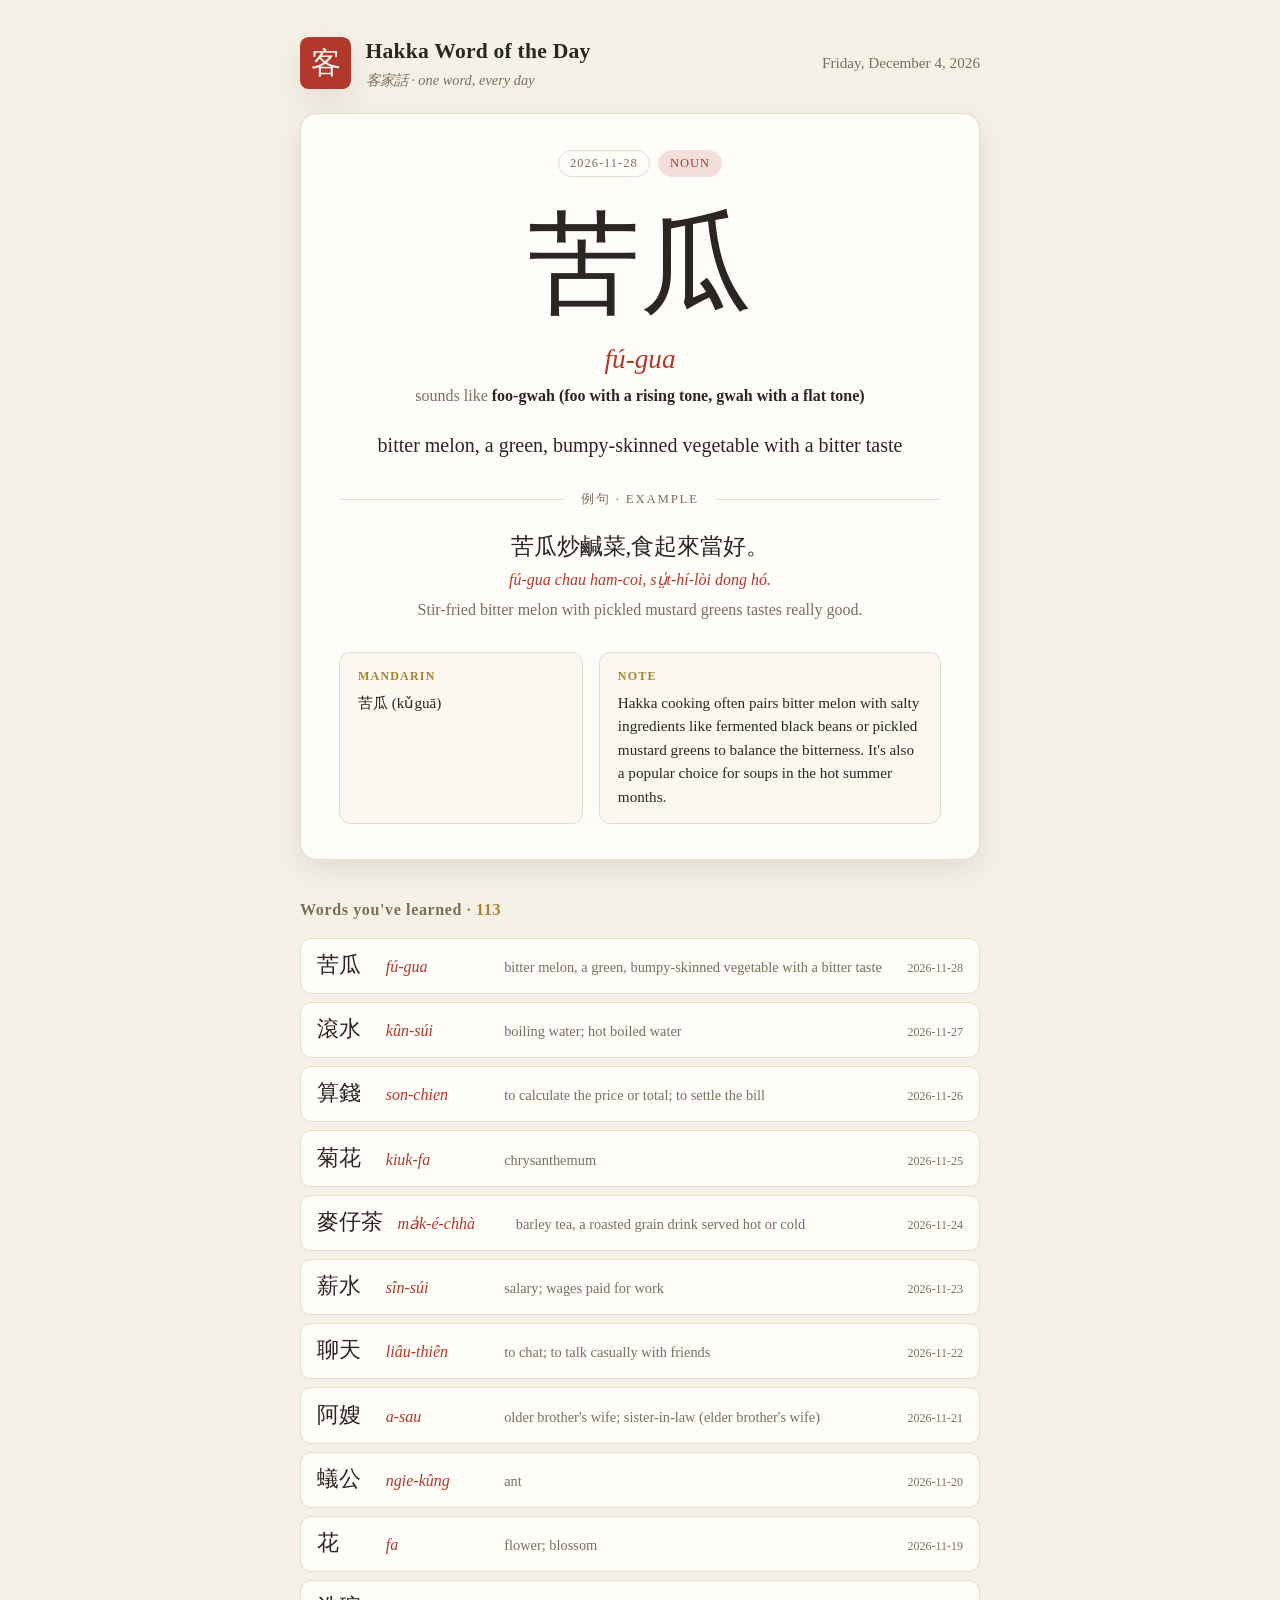
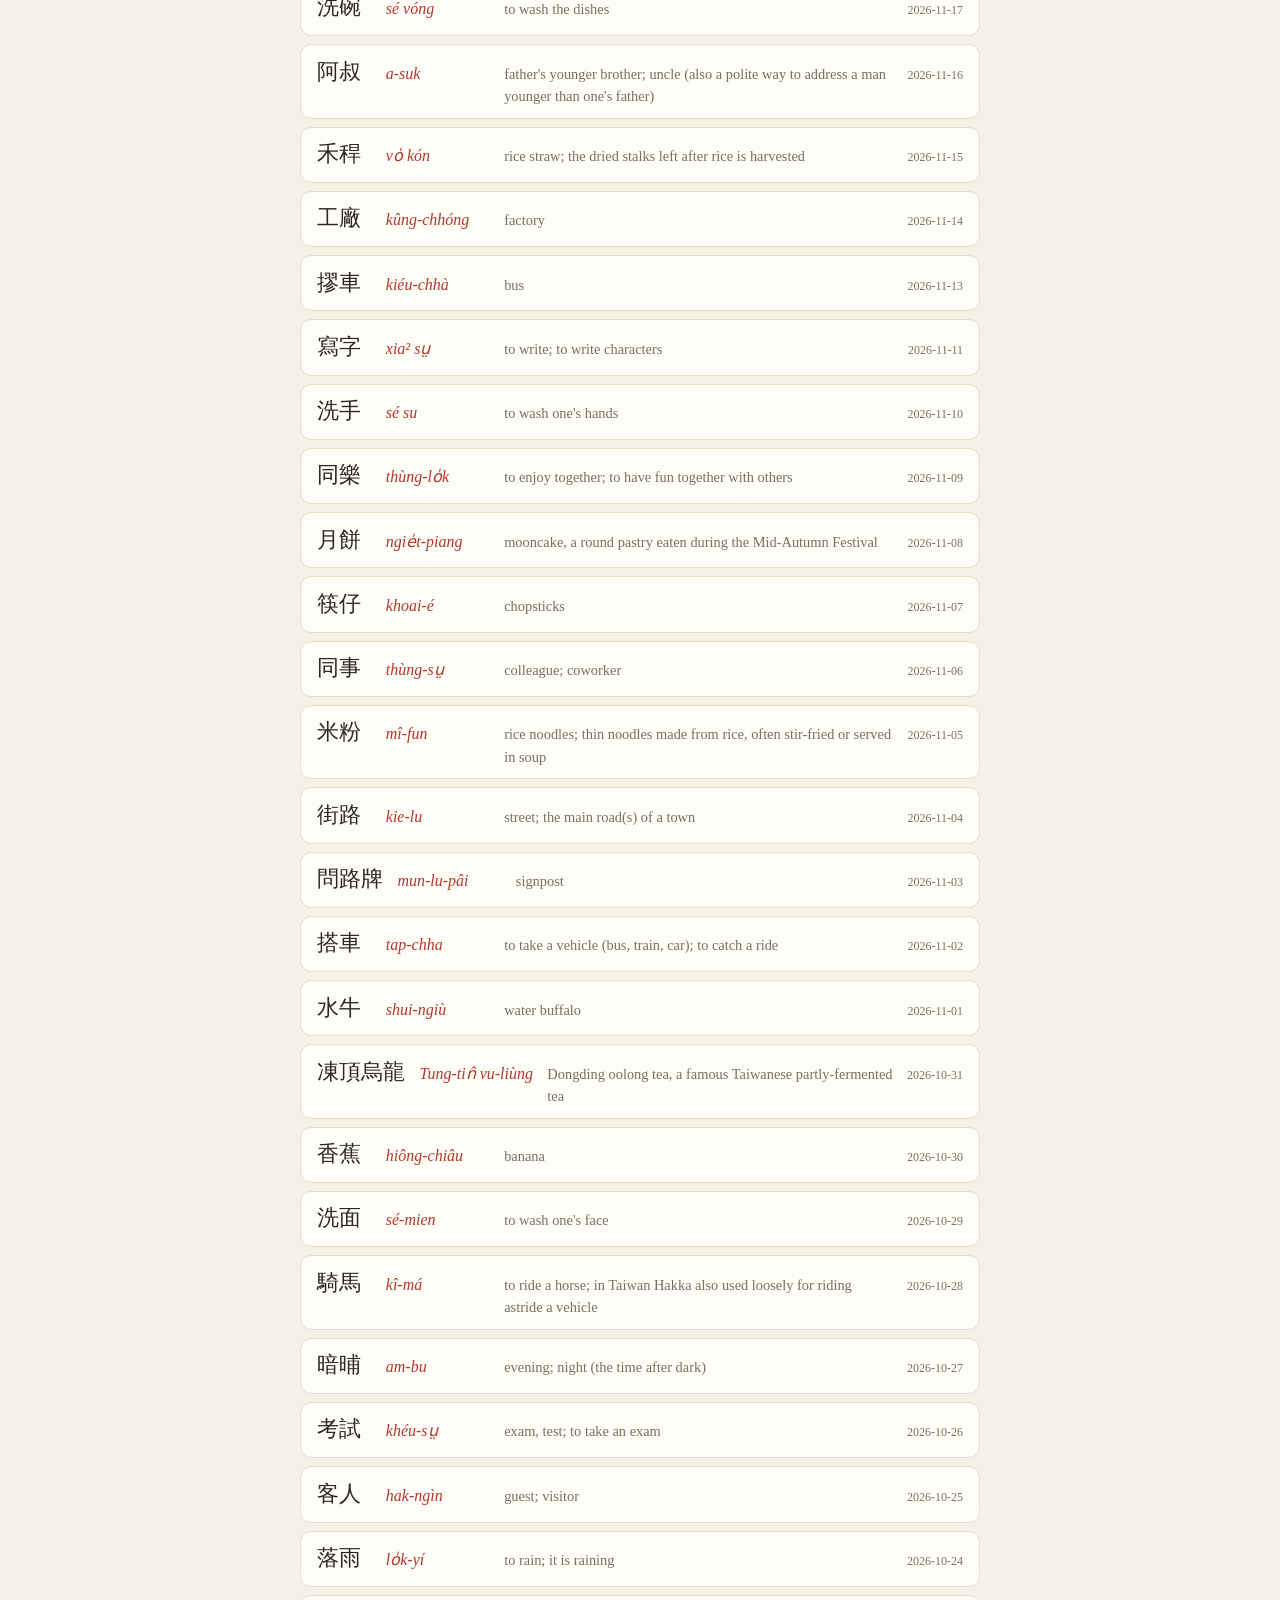
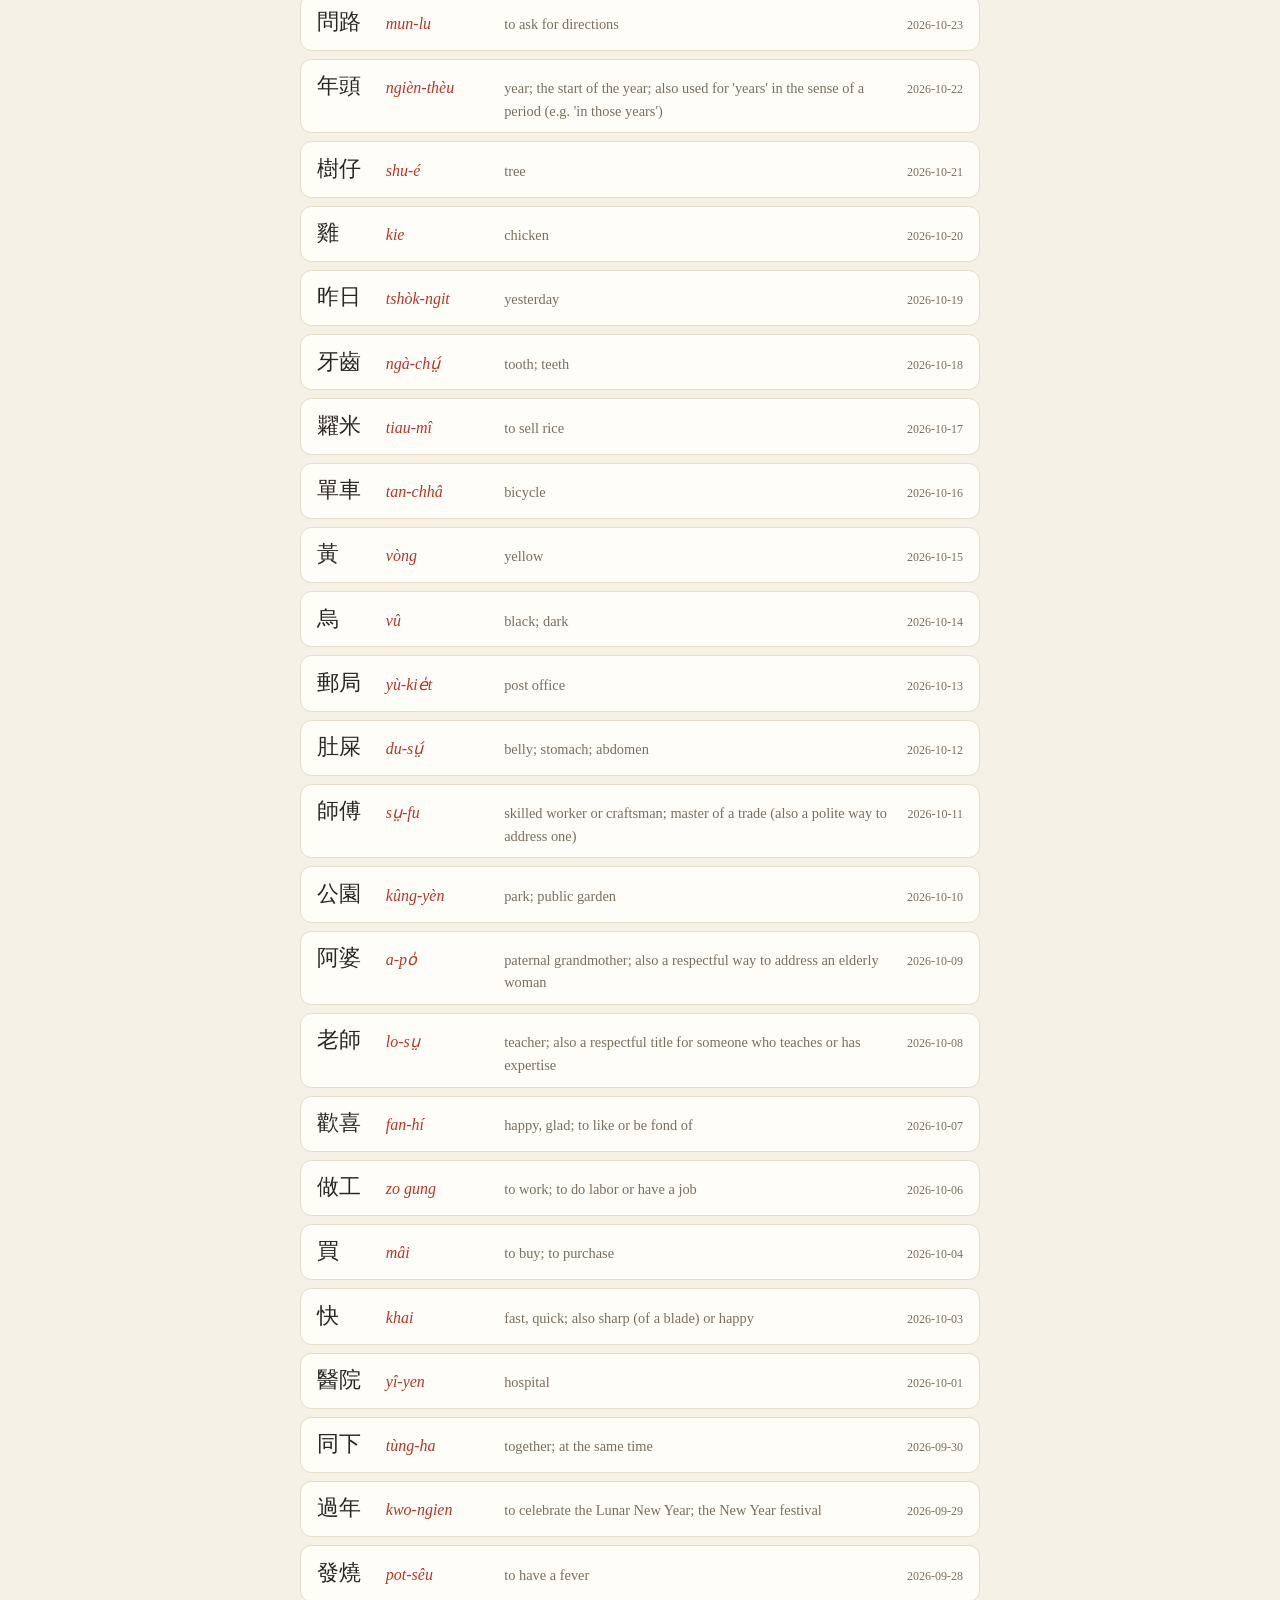
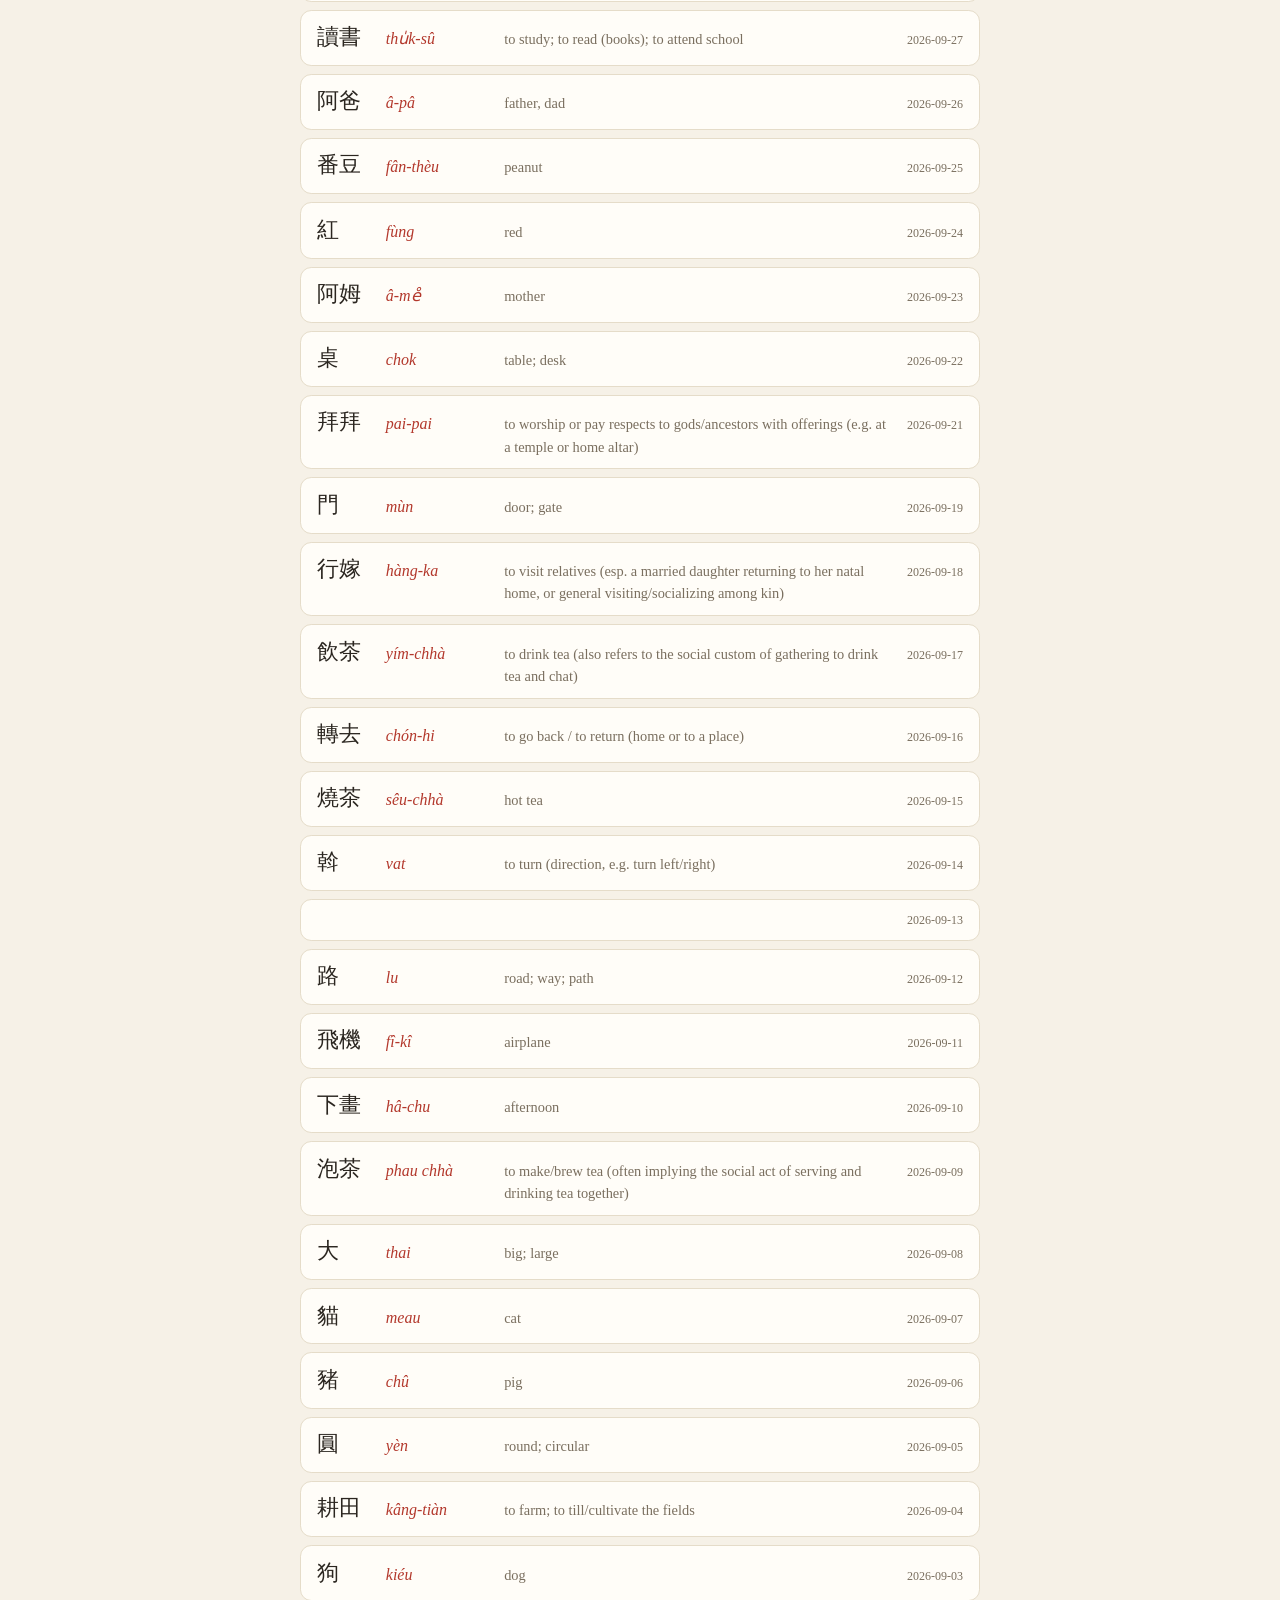
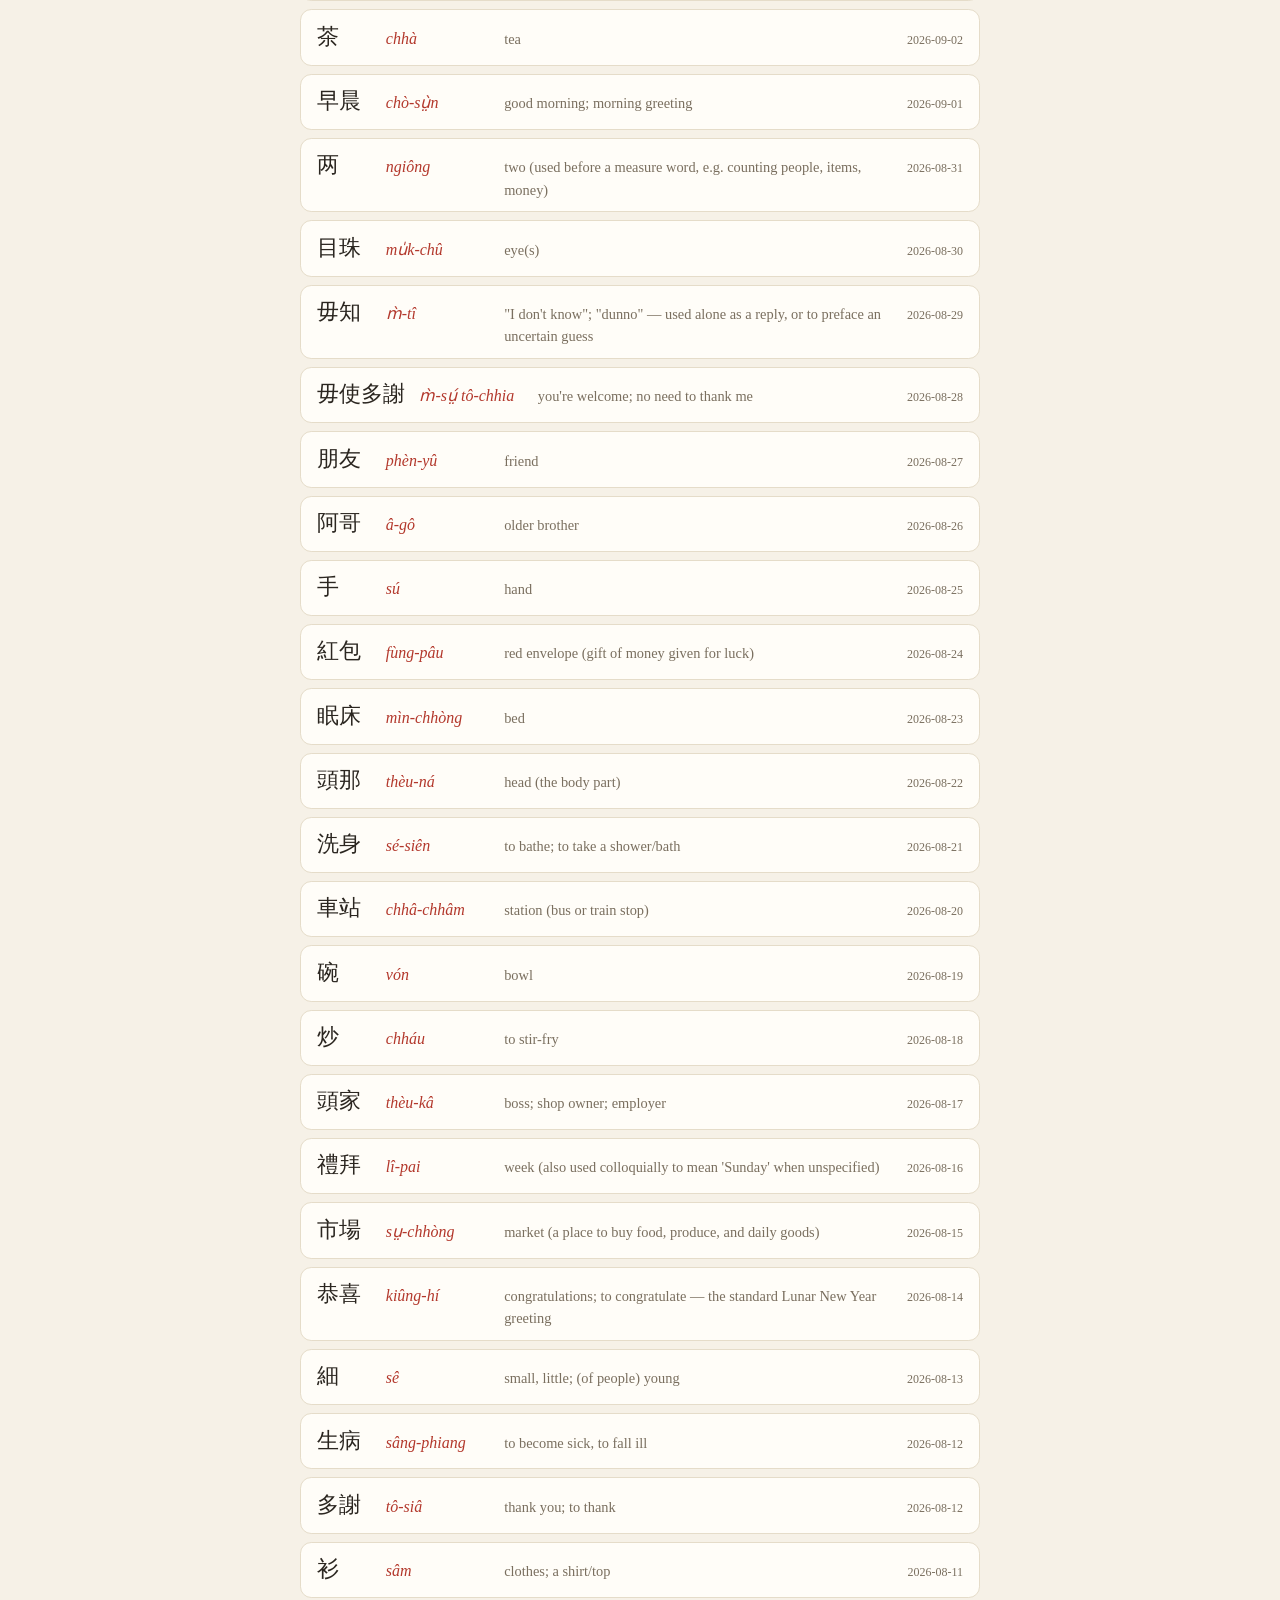
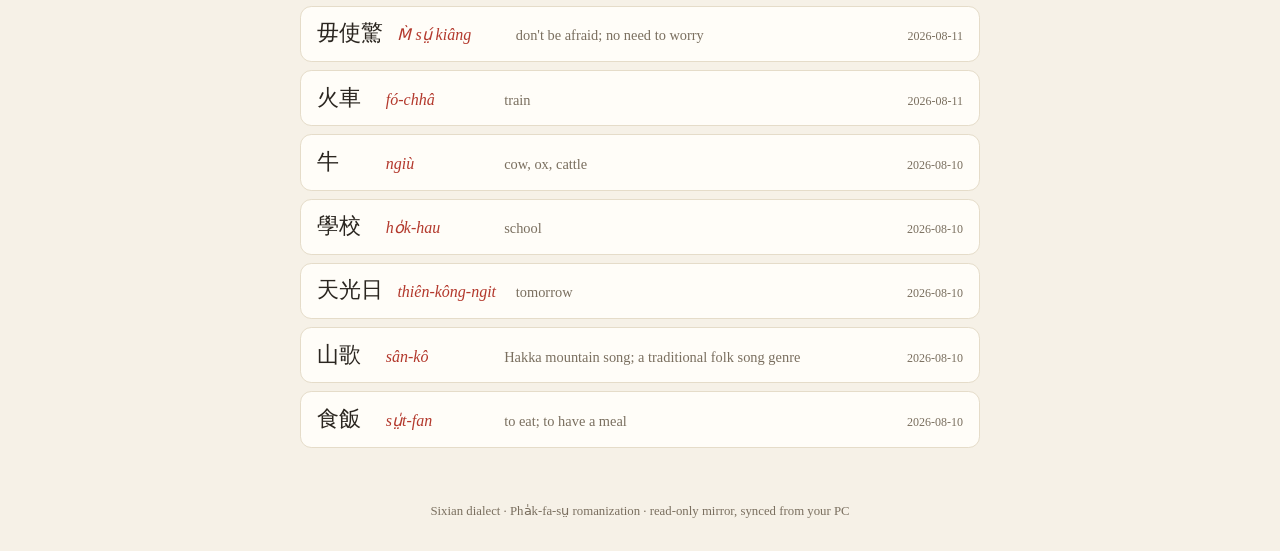
<file: index.html>
<!DOCTYPE html>
<html lang="en">
<head>
  <meta charset="UTF-8" />
  <meta name="viewport" content="width=device-width, initial-scale=1.0" />
  <title>Hakka Word of the Day · 客家話</title>
  <link rel="manifest" href="manifest.webmanifest" />
  <link rel="apple-touch-icon" href="icons/icon-180.png" />
  <meta name="apple-mobile-web-app-capable" content="yes" />
  <meta name="mobile-web-app-capable" content="yes" />
  <meta name="apple-mobile-web-app-status-bar-style" content="default" />
  <meta name="apple-mobile-web-app-title" content="Hakka Word" />
  <meta name="theme-color" content="#f6f1e7" media="(prefers-color-scheme: light)" />
  <meta name="theme-color" content="#171412" media="(prefers-color-scheme: dark)" />
  <link rel="stylesheet" href="public/styles.css" />
  <link rel="icon" href="data:image/svg+xml,<svg xmlns=%22http://www.w3.org/2000/svg%22 viewBox=%220 0 100 100%22><text y=%22.9em%22 font-size=%2290%22>客</text></svg>" />
</head>
<body>
  <header class="site-header">
    <div class="brand">
      <span class="brand-seal">客</span>
      <div class="brand-text">
        <h1>Hakka Word of the Day</h1>
        <p class="brand-sub">客家話 · one word, every day</p>
      </div>
    </div>
    <div class="today-date" id="todayDate"></div>
  </header>

  <main>
    <section id="loading" class="panel loading">
      <div class="ink-spinner"><span>客</span></div>
      <p>Loading your words…</p>
    </section>

    <section id="error" class="panel error hidden">
      <h2>Couldn't load words</h2>
      <p id="errorMsg"></p>
    </section>

    <section id="wordCard" class="panel word-card hidden">
      <div class="card-top">
        <span class="badge" id="wordDate"></span>
        <span class="badge pos" id="wordPos"></span>
      </div>
      <div class="hanzi" id="wordHanzi"></div>
      <div class="romanization" id="wordRoman"></div>
      <div class="pronunciation">sounds like <em id="wordPron"></em></div>
      <p class="meaning" id="wordMeaning"></p>
      <div class="divider"><span>例句 · example</span></div>
      <div class="example">
        <p class="ex-hakka" id="exHakka"></p>
        <p class="ex-roman" id="exRoman"></p>
        <p class="ex-english" id="exEnglish"></p>
      </div>
      <div class="meta-grid">
        <div class="meta-block">
          <h3>Mandarin</h3>
          <p id="wordMandarin"></p>
        </div>
        <div class="meta-block">
          <h3>Note</h3>
          <p id="wordNote"></p>
        </div>
      </div>
    </section>

    <section class="history-section">
      <h2 class="history-title">Words you've learned <span id="historyCount"></span></h2>
      <ul id="historyList" class="history-list"></ul>
    </section>
  </main>

  <footer class="site-footer">
    Sixian dialect · Pha̍k-fa-sṳ romanization · read-only mirror, synced from your PC
  </footer>

  <script>
    const $ = (id) => document.getElementById(id);

    function renderWord(w) {
      $("wordDate").textContent = w.date;
      $("wordPos").textContent = w.pos || "word";
      $("wordHanzi").textContent = w.hanzi || "";
      $("wordRoman").textContent = w.romanization || "";
      $("wordPron").textContent = w.pronunciation || "";
      $("wordMeaning").textContent = w.meaning || "";
      $("exHakka").textContent = w.example?.hakka || "";
      $("exRoman").textContent = w.example?.romanization || "";
      $("exEnglish").textContent = w.example?.english || "";
      $("wordMandarin").textContent = w.mandarin || "—";
      $("wordNote").textContent = w.note || "—";
      $("loading").classList.add("hidden");
      $("error").classList.add("hidden");
      $("wordCard").classList.remove("hidden");
    }

    function renderHistory(words) {
      $("historyCount").textContent = words.length ? `· ${words.length}` : "";
      const list = $("historyList");
      list.innerHTML = "";
      for (const w of [...words].reverse()) {
        const li = document.createElement("li");
        li.className = "history-item";
        const mk = (cls, text) => {
          const s = document.createElement("span");
          s.className = cls;
          s.textContent = text;
          return s;
        };
        li.append(
          mk("hi-hanzi", w.hanzi),
          mk("hi-roman", w.romanization),
          mk("hi-meaning", w.meaning),
          mk("hi-date", w.date)
        );
        li.style.cursor = "pointer";
        li.addEventListener("click", () => {
          renderWord(w);
          window.scrollTo({ top: 0, behavior: "smooth" });
        });
        list.append(li);
      }
    }

    (async () => {
      try {
        const res = await fetch("data/words.json?t=" + Date.now());
        if (!res.ok) throw new Error(`HTTP ${res.status}`);
        const words = await res.json();
        if (!words.length) throw new Error("No words synced yet.");
        renderWord(words[words.length - 1]);
        renderHistory(words);
      } catch (err) {
        $("errorMsg").textContent = err.message;
        $("loading").classList.add("hidden");
        $("error").classList.remove("hidden");
      }
    })();

    $("todayDate").textContent = new Date().toLocaleDateString(undefined, {
      weekday: "long", year: "numeric", month: "long", day: "numeric",
    });
  </script>
</body>
</html>
</file>
<file: public/styles.css>
:root {
  --bg: #f6f1e7;
  --panel: #fffdf8;
  --ink: #2b2620;
  --muted: #7a6f5f;
  --accent: #b3382c;       /* seal red */
  --accent-soft: #f3ded9;
  --gold: #a9812e;
  --line: #e5dcc9;
  --shadow: 0 10px 30px rgba(60, 45, 20, 0.10);
}

@media (prefers-color-scheme: dark) {
  :root {
    --bg: #171412;
    --panel: #201c18;
    --ink: #ece5d8;
    --muted: #a2968a;
    --accent: #e05a48;
    --accent-soft: #3a2622;
    --gold: #d1a94f;
    --line: #383028;
    --shadow: 0 10px 30px rgba(0, 0, 0, 0.4);
  }
}

* { box-sizing: border-box; margin: 0; padding: 0; }

body {
  font-family: Georgia, "Times New Roman", "Noto Serif TC", serif;
  background: var(--bg);
  color: var(--ink);
  min-height: 100vh;
  display: flex;
  flex-direction: column;
  line-height: 1.55;
}

main {
  width: min(680px, 92vw);
  margin: 0 auto;
  flex: 1;
}

.hidden { display: none !important; }

/* header ------------------------------------------------------------ */

.site-header {
  width: min(680px, 92vw);
  margin: 2.2rem auto 1.4rem;
  display: flex;
  align-items: center;
  justify-content: space-between;
  gap: 1rem;
  flex-wrap: wrap;
}

.brand { display: flex; align-items: center; gap: 0.9rem; }

.brand-seal {
  display: grid;
  place-items: center;
  width: 3.2rem;
  height: 3.2rem;
  background: var(--accent);
  color: #fff8f0;
  font-size: 1.9rem;
  border-radius: 0.55rem;
  box-shadow: var(--shadow);
  font-family: "Noto Serif TC", Georgia, serif;
}

.brand-text h1 { font-size: 1.35rem; font-weight: 600; letter-spacing: 0.01em; }
.brand-sub { color: var(--muted); font-size: 0.9rem; font-style: italic; }

.today-date { color: var(--muted); font-size: 0.95rem; }

/* panels ------------------------------------------------------------ */

.panel {
  background: var(--panel);
  border: 1px solid var(--line);
  border-radius: 1rem;
  box-shadow: var(--shadow);
  padding: 2.2rem 2.4rem;
  margin-bottom: 1.6rem;
}

/* loading ----------------------------------------------------------- */

.loading { text-align: center; padding: 3.5rem 2rem; }

.ink-spinner {
  width: 4.2rem;
  height: 4.2rem;
  margin: 0 auto 1.2rem;
  border-radius: 50%;
  border: 3px solid var(--line);
  border-top-color: var(--accent);
  display: grid;
  place-items: center;
  animation: spin 1.6s linear infinite;
}

.ink-spinner span {
  font-size: 1.6rem;
  animation: spin-reverse 1.6s linear infinite;
}

@keyframes spin { to { transform: rotate(360deg); } }
@keyframes spin-reverse { to { transform: rotate(-360deg); } }

#loadingMsg { font-size: 1.1rem; }
.loading-hint { color: var(--muted); font-size: 0.9rem; margin-top: 0.5rem; }

/* error ------------------------------------------------------------- */

.error { text-align: center; }
.error h2 { color: var(--accent); margin-bottom: 0.6rem; }
.error p { color: var(--muted); margin-bottom: 1.2rem; white-space: pre-wrap; }

/* word card --------------------------------------------------------- */

.word-card { text-align: center; }

.card-top {
  display: flex;
  justify-content: center;
  gap: 0.5rem;
  margin-bottom: 1.4rem;
}

.badge {
  font-size: 0.78rem;
  letter-spacing: 0.08em;
  text-transform: uppercase;
  color: var(--muted);
  border: 1px solid var(--line);
  padding: 0.2rem 0.7rem;
  border-radius: 999px;
}

.badge.pos { color: var(--accent); border-color: var(--accent-soft); background: var(--accent-soft); }

.hanzi {
  font-family: "Noto Serif TC", "MingLiU", Georgia, serif;
  font-size: clamp(4.2rem, 16vw, 7rem);
  line-height: 1.15;
  margin: 0.4rem 0 0.6rem;
}

.romanization {
  font-size: 1.7rem;
  color: var(--accent);
  font-style: italic;
}

.pronunciation {
  color: var(--muted);
  font-size: 1rem;
  margin-top: 0.25rem;
}
.pronunciation em { color: var(--ink); font-style: normal; font-weight: 600; }

.meaning {
  font-size: 1.25rem;
  margin: 1.3rem auto 0;
  max-width: 34rem;
}

/* divider ----------------------------------------------------------- */

.divider {
  display: flex;
  align-items: center;
  gap: 1rem;
  margin: 1.8rem 0 1.2rem;
  color: var(--muted);
  font-size: 0.8rem;
  letter-spacing: 0.14em;
  text-transform: uppercase;
}
.divider::before, .divider::after {
  content: "";
  flex: 1;
  border-top: 1px solid var(--line);
}

/* example ----------------------------------------------------------- */

.example { max-width: 36rem; margin: 0 auto; }
.ex-hakka { font-family: "Noto Serif TC", Georgia, serif; font-size: 1.45rem; }
.ex-roman { color: var(--accent); font-style: italic; margin-top: 0.2rem; }
.ex-english { color: var(--muted); margin-top: 0.35rem; }

/* meta -------------------------------------------------------------- */

.meta-grid {
  display: grid;
  grid-template-columns: 1fr 1.4fr;
  gap: 1rem;
  margin-top: 1.8rem;
  text-align: left;
}

@media (max-width: 540px) { .meta-grid { grid-template-columns: 1fr; } }

.meta-block {
  background: color-mix(in srgb, var(--panel) 60%, var(--bg));
  border: 1px solid var(--line);
  border-radius: 0.7rem;
  padding: 0.9rem 1.1rem;
}

.meta-block h3 {
  font-size: 0.75rem;
  letter-spacing: 0.1em;
  text-transform: uppercase;
  color: var(--gold);
  margin-bottom: 0.3rem;
}
.meta-block p { font-size: 0.95rem; }

/* actions ----------------------------------------------------------- */

.actions { margin-top: 1.8rem; }

.btn {
  font-family: inherit;
  font-size: 0.95rem;
  padding: 0.55rem 1.4rem;
  border-radius: 999px;
  cursor: pointer;
  transition: transform 0.1s ease, background 0.15s ease;
}
.btn:active { transform: scale(0.97); }

.btn.primary {
  background: var(--accent);
  color: #fff8f0;
  border: none;
}

.btn.ghost {
  background: transparent;
  color: var(--accent);
  border: 1px solid var(--accent);
}
.btn.ghost:hover { background: var(--accent-soft); }
.btn:disabled { opacity: 0.5; cursor: wait; }

/* history ----------------------------------------------------------- */

.history-section { margin: 2.4rem 0 2rem; }

.history-title {
  font-size: 1rem;
  color: var(--muted);
  font-weight: 600;
  letter-spacing: 0.04em;
  margin-bottom: 0.9rem;
}
#historyCount { color: var(--gold); }

.history-list { list-style: none; display: grid; gap: 0.5rem; }

.history-item {
  display: flex;
  align-items: baseline;
  gap: 0.9rem;
  background: var(--panel);
  border: 1px solid var(--line);
  border-radius: 0.7rem;
  padding: 0.65rem 1rem;
}

.hi-hanzi { font-family: "Noto Serif TC", Georgia, serif; font-size: 1.35rem; min-width: 3.4rem; }
.hi-roman { color: var(--accent); font-style: italic; min-width: 6.5rem; }
.hi-meaning { color: var(--muted); font-size: 0.9rem; flex: 1; }
.hi-date { color: var(--muted); font-size: 0.75rem; white-space: nowrap; }

/* footer ------------------------------------------------------------ */

.site-footer {
  text-align: center;
  color: var(--muted);
  font-size: 0.8rem;
  padding: 1.4rem 0 1.8rem;
}
</file>
